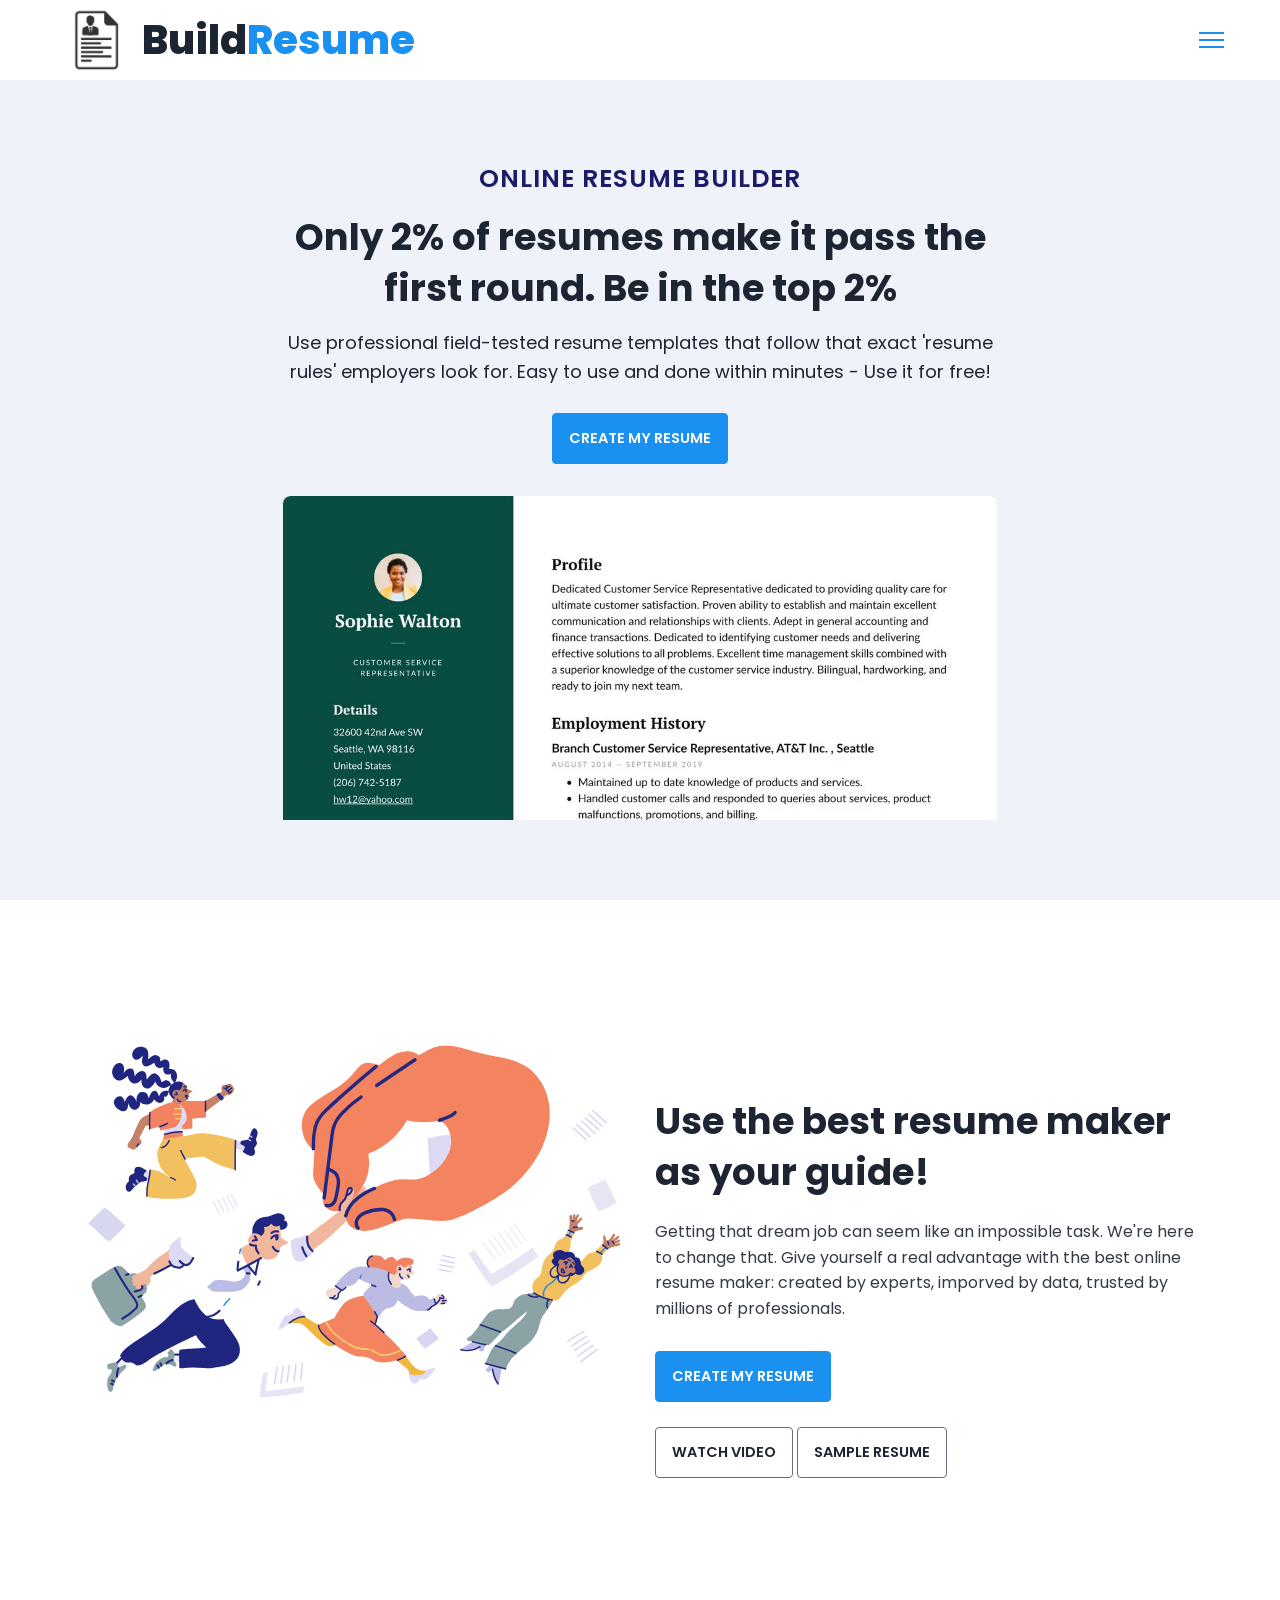
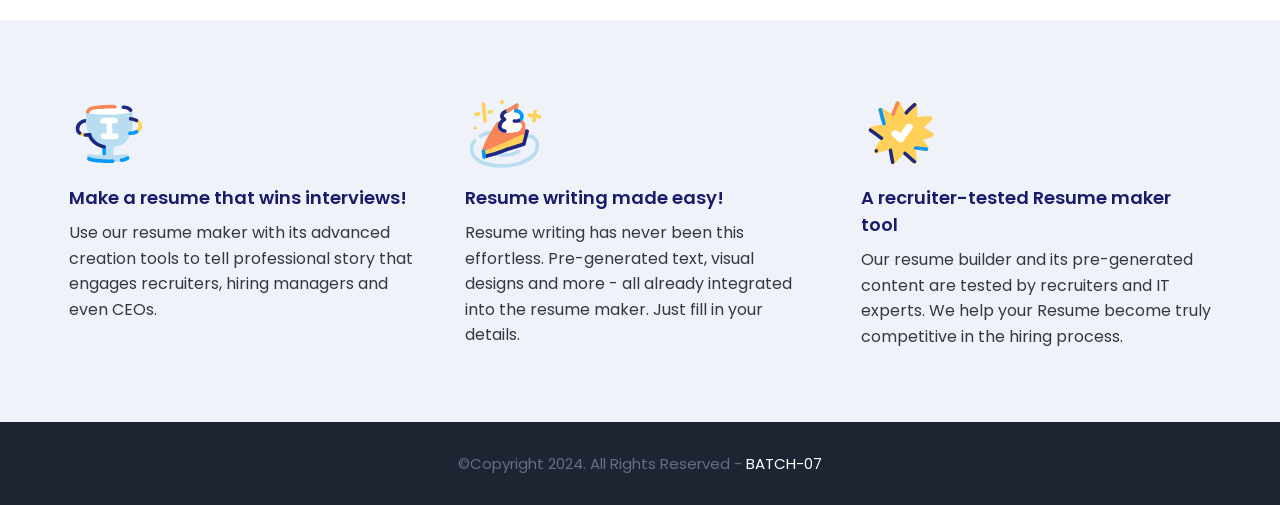
<file: Resume builder/index.html>
<!DOCTYPE html>
<html>
    <head>
        <meta charset="utf-8">
        <meta http-equiv="X-UA-Compatible" content="IE=edge">
        <title>Home Page</title>
        <meta name="description" content="">
        <meta name="viewport" content="width=device-width, initial-scale=1">
        <link rel="stylesheet" href="assets/css/main.css">
    </head>
    <body>

        <nav class = "navbar bg-white">
            <div class="container">
                <div class = "navbar-content">
                    <div class = "brand-and-toggler">
                        <a href = "index.html" class = "navbar-brand">
                            <img src = "assets/images/icon.png" alt = "" class = "navbar-brand-icon">
                            <span class = "navbar-brand-text">Build<span>Resume</span>
                        </a>
                        <button type = "button" class = "navbar-toggler-btn">
                            <div class = "bars">
                                <div class = "bar"></div>
                                <div class = "bar"></div>
                                <div class = "bar"></div>
                            </div>
                        </button>
                    </div>
                </div>
            </div>
        </nav>

        <header class = "header bg-bright" id = "header">
            <div class = "container">
                <div class = "header-content text-center">
                    <h2 class = "text-uppercase text-blue-dark fs-14 fw-6 ls-1">online resume builder</h2>
                    <h1 class = "lg-title">Only 2% of resumes make it pass the first round. Be in the top 2%</h1>
                    <p class = "text-dark fs-18">Use professional field-tested resume templates that follow that exact 'resume rules' employers look for. Easy to use and done within minutes - Use it for free!</p>
                    <a href = "resume.html" class = "btn btn-primary text-uppercase">create my resume</a>
                    <img src = "assets/images/dublin-resume-templates.avif">
                </div>
            </div>
        </header>

        <div class="section-one">
            <div class="container">
                <div class = "section-one-content">
                    <div class="section-one-l">
                        <img src = "assets/images/visual-0c7080adf17f1f207276f613447c924f667dab34b7ac415cd7ef653172defd0b.svg">
                    </div>
                    <div class = "section-one-r text-center">
                        <h2 class = "lg-title">Use the best resume maker as your guide!</h2>
                        <p class = "text">Getting that dream job can seem like an impossible task. We're here to change that. Give yourself a real advantage with the best online resume maker: created by experts, imporved by data, trusted by millions of professionals.</p>
                        <div class = "btn-group">
                            <a href = "resume.html" class = "btn btn-primary text-uppercase">create my resume</a>
                            <div><br>
                            <a href = "assets/images/Tutorialvideo.mp4" class = "btn btn-secondary text-uppercase">watch video</a>
                           
                            <a href="https://1drv.ms/b/s!ArmRd68XiDY9iQG29uCDCFqDxE4x" class="btn btn-secondary text-uppercase">Sample Resume</a></div>
                        </div>
                    </div>
                </div>
            </div>
        </div>

        <div class = "section-two bg-bright">
            <div class="container">
                <div class="section-two-content">
                    <div class = "section-items">
                        <div class = "section-item">
                            <div class = "section-item-icon">
                                <img src = "assets/images/feature-1-edf4481d69166ac81917d1e40e6597c8d61aa970ad44367ce78049bf830fbda5.svg" alt = "">
                            </div>
                            <h5 class = "section-item-title">Make a resume that wins interviews!</h5>
                            <p class = "text">Use our resume maker with its advanced creation tools to tell professional story that engages recruiters, hiring managers and even CEOs.</p>
                        </div>

                        <div class = "section-item">
                            <div class = "section-item-icon">
                                <img src = "assets/images/feature-2-a7a471bd973c02a55d1b3f8aff578cd3c9a4c5ac4fc74423d94ecc04aef3492b.svg" alt = "">
                            </div>
                            <h5 class = "section-item-title">Resume writing made easy!</h5>
                            <p class = "text">Resume writing has never been this effortless. Pre-generated text, visual designs and more - all already integrated into the resume maker. Just fill in your details.</p>
                        </div>

                        <div class = "section-item">
                            <div class = "section-item-icon">
                                <img src = "assets/images/feature-3-4e87a82f83e260488c36f8105e26f439fdc3ee5009372bb5e12d9421f32eabdd.svg" alt = "">
                            </div>
                            <h5 class = "section-item-title">A recruiter-tested Resume maker tool</h5>
                            <p class = "text">Our resume builder and its pre-generated content are tested by recruiters and IT experts. We help your Resume become truly competitive in the hiring process.</p>
                        </div>
                    </div>
                </div>
            </div>
        </div>

        <footer class = "footer bg-dark">
            <div class="container">
                <div class = "footer-content text-center">
                    <p class="fs-15">&copy;Copyright 2024. All Rights Reserved - <span>BATCH-07</span></p>
                </div>
            </div>
        </footer>
        
    </body>
</html>
</file>
<file: Resume builder/assets/css/main.css>
@import url('https://fonts.googleapis.com/css2?family=Manrope:wght@200;300;400;500;600;700;800&family=Poppins:ital,wght@0,100;0,200;0,300;0,400;0,500;0,600;0,700;0,800;0,900;1,100;1,200;1,300;1,400;1,500;1,600;1,700;1,800;1,900&display=swap');

:root{
    --clr-blue: #1A91F0;
    --clr-blue-mid: #1170CD;
    --clr-blue-dark: #1A1C6A;
    --clr-white: #fff;
    --clr-bright: #EFF2F9;
    --clr-dark: #1e2532;
    --clr-black: #000;
    --clr-grey: #656e83;
    --clr-green: #084C41;
    --font-poppins: 'Poppins', sans-serif;
    --font-manrope: 'Manrope', sans-serif;;
    --transition: all 300ms ease-in-out;
}

*{
    padding: 0;
    margin: 0;
    box-sizing: border-box;
}

html{
    font-size: 10px;
}

body{
    font-size: 1.6rem;
    font-family: var(--font-poppins);
}

button{
    border: none;
    background-color: transparent;
    outline: 0;
    cursor: pointer;
    font-family: inherit;
}

img{
    width: 100%;
    display: block;
}

a{
    text-decoration: none;
}

/* fonts */
.font-poppins{font-family: var(--font-poppinns);}
.font-manrope{font-family: var(--font-manrope);}

/* text colors */
.text-blue{color: var(--clr-blue);}
.text-blue-mid{color: var(--clr-blue-mid);}
.text-blue-dark{color: var(--clr-blue-dark);}
.text-bright{color: var(--clr-bright);}
.text-dark{color: var(--clr-dark);}
.text-grey{color: var(--clr-grey);}
.text-white{color: var(--clr-white);}

/* backgrounds */
.bg-blue{background-color: var(--clr-blue);}
.bg-blue-mid{background-color: var(--clr-blue-mid);}
.bg-blue-dark{background-color: var(--clr-blue-dark);}
.bg-bright{background-color: var(--clr-bright);}
.bg-dark{background-color: var(--clr-dark);}
.bg-grey{background-color: var(--clr-grey);}
.bg-white{background-color: var(--clr-white);}
.bg-black{background-color: var(--clr-black);}
.bg-green{background-color: var(--clr-green);}

.text-center{ text-align: center;}
.text-left{text-align: left;}
.text-right{text-align: right;}
.text-uppercase{text-transform: uppercase;}
.text-lowercase{text-transform: lowercase;}
.text-capitalize{text-transform: capitalize;}
.text{
    color: var(--clr-dark);
    opacity: 0.9;
    margin: 2rem 0;
    line-height: 1.6;
}

.fw-2{font-weight: 200;}
.fw-3{font-weight: 300;}
.fw-4{font-weight: 400;}
.fw-5{font-weight: 500;}
.fw-6{font-weight: 600;}
.fw-7{font-weight: 700;}
.fw-8{font-weight: 800;}

.fs-13{font-size: 13px;}
.fs-14{font-size: 25px;}
.fs-15{font-size: 15px;}
.fs-16{font-size: 16px;}
.fs-17{font-size: 17px;}
.fs-18{font-size: 18px;}
.fs-19{font-size: 19px;}
.fs-20{font-size: 20px;}
.fs-21{font-size: 21px;}
.fs-22{font-size: 22px;}
.fs-23{font-size: 23px;}
.fs-24{font-size: 24px;}
.fs-25{font-size: 25px;}

.ls-1{letter-spacing: 1px;}
.ls-2{letter-spacing: 2px;}

.container{
    max-width: 1200px;
    margin: 0 auto;
    padding: 0 1.6rem;
}

/* bars button */
.bars{
    display: flex;
    flex-direction: column;
    justify-content: space-between;
    height: 16.5px;
    width: 25px;
}
.bars .bar{
    width: 100%;
    height: 2px;
    background-color: var(--clr-blue);
    transition: var(--transition);
}

.bars:hover .bar{
    background-color: var(--clr-dark);
}

/* buttons */
.btn{
    font-size: 14.5px;
    font-weight: 600;
    padding: 1.4rem 1.6rem;
    border-radius: 4px;
    display: inline-block;
}

.btn-primary{
    background-color: var(--clr-blue);
    color: var(--clr-white);
    border: 1px solid var(--clr-blue);
    transition: var(--transition);
}

.btn-primary:hover{
    background-color: transparent;
    color: var(--clr-dark);
    border-color: var(--clr-grey);
}

.btn-secondary{
    background-color: transparent;
    color: var(--clr-dark);
    border: 1px solid var(--clr-grey);
    transition: var(--transition);
}

.btn-secondary:hover{
    background-color: var(--clr-blue);
    color: var(--clr-white);
    border-color: var(--clr-blue);
}

.btn-group button:first-child, .btn-group a:first-child{
    margin-right: 1rem!important;
}

/* navbar part */
.navbar{
    height: 80px;
    display: flex;
    align-items: center;
    box-shadow: rgba(0, 0, 0, 0.08) 0px 3px 8px;
}

.navbar .container{
    width: 100%;
}

.navbar-brand{
    display: flex;
    align-items: center;
    justify-content: flex-start;
    font-size: 1.2rem;
}
.navbar-brand-text{
    color: var(--clr-dark);
    font-weight: 800;
    font-size: 40px;
}
.navbar-brand-text span{
    color: var(--clr-blue);
}
.navbar-brand-icon{
    width: 80px;
    margin-right: 6px;
    opacity: 0.8;
}
.brand-and-toggler{
    display: flex;
    align-items: center;
    justify-content: space-between;
}
.header{
    min-height: calc(100vh - 80px);
    display: flex;
    flex-direction: column;
    align-items: center;
    justify-content: center;
}
.header-content{
    max-width: 714px;
    margin-right: auto;
    margin-left: auto;
}
.header-content img{
    max-width: 760px;
    border-top-right-radius: 8px;
    border-top-left-radius: 8px;
    margin-top: 3.2rem;
}
.lg-title{
    margin: 1.4rem 0;
    font-size: 37px;
    line-height: 1.4;
    color: var(--clr-dark);
}
.header-content p{
    margin-bottom: 2.6rem;
    line-height: 1.6;
}


/* section one */
.section-one{
    padding: 64px 0;
    min-height: 80vh;
    display: flex;
    align-items: center;
}
.section-one-l img{
    max-width: 545px;
    margin-right: auto;
    margin-left: auto;
}
.section-one-r{
    margin-top: 4rem;
}

.section-one .btn-group{
    margin-top: 2rem;
}
.section-one-r{
    max-width: 545px;
    margin-right: auto;
    margin-left: auto;
}
.section-one-r .btn-group{
    margin-top: 3rem;
}

/* section two */
.section-two{
    padding: 64px 0;
}
.section-two .section-items{
    display: grid;
    gap: 2rem;
}

.section-two .section-item{
    max-width: 350px;
    text-align: center;
    margin-right: auto;
    margin-left: auto;
}
.section-two .section-item-icon{
    margin: 1rem 0;
}
.section-two .section-item-icon img{
    width: 80px;
    margin-right: auto;
    margin-left: auto;
}
.section-two .section-item-title{
    color: var(--clr-blue-dark);
    font-size: 1.8rem;
    font-weight: 600;
}
.section-two .text{
    margin: 0.9rem 0;
}

/* footer */
.footer{
    padding: 3rem 0;
}
.footer-content p{
    color: var(--clr-grey);
}
.footer-content p span{
    color: var(--clr-white);
}

/* media queries */
@media screen and (min-width: 768px){
    .section-two .section-items{
        grid-template-columns: repeat(2, 1fr);
    }
}

@media screen and (min-width: 992px){
    .section-one-content{
        display: grid;
        grid-template-columns: repeat(2, 1fr);
        column-gap: 3rem;
    }
    .section-one-r{
        text-align: left;
    }
    .section-two .section-items{
        grid-template-columns: repeat(3, 1fr);
    }
    .section-two .section-item{
        text-align: left;
    }
    .section-two .section-item-icon img{
        margin-left: 0;
    }
}



/* resume page */
#about-sc{
    padding: 64px 0;
}

.cv-form-row-title{
    background-color: var(--clr-dark);
    padding: 0.8rem 1.6rem;
    margin-bottom: 2rem;
}

.cv-form-row-title h3{
    color: var(--clr-white);
    font-weight: 500;
    text-transform: uppercase;
    letter-spacing: 1.5px;
    font-size: 1.7rem;
}
.cv-form-blk{
    margin: 3rem 0;
}
.cv-form-row{
    padding: 3rem 2rem 0 2rem;
    border: 1px solid rgba(0, 0, 0, 0.08);
    margin-bottom: 1rem;
    position: relative;
}
textarea{
    resize: none;
}
.form-elem{
    margin-bottom: 3rem;
    position: relative;
}
.form-label{
    display: block;
    font-weight: 600;
    font-size: 14px;
    color: var(--clr-dark);
    margin-bottom: 0.5rem;
}
.form-control{
    border-radius: none;
    border: 1px solid rgba(0, 0, 0, 0.1);
    font-size: 14px;
    padding: 0.8rem 1.6rem;
    font-family: inherit;
    width: 100%;
    outline: 0;
    transition: var(--transition);
}

.form-control:focus{
    border-color: rgba(0, 0, 0, 0.3);
}
.form-text{
    color: #ca0b00;
    font-size: 12px;
    position: absolute;
    letter-spacing: 0.5px;
    top: calc(100% + 2px);
    left: 0;
    width: 100%;
}
.cols-3, .cols-2{
    display: grid;
}
.repeater-add-btn{
    width: 25px;
    height: 25px;
    background-color: var(--clr-blue-mid);
    font-size: 1.6rem;
    color: var(--clr-white);
    margin: 1rem 0;
}
.repeater-remove-btn{
    position: absolute;
    top: 10px;
    right: 10px;
    z-index: 999;
    width: 25px;
    height: 25px;
    border-radius: 50%;
    background-color: #ca0b00;
    color: var(--clr-white);
    font-size: 1.6rem;
}

/* preview section */
.preview-cnt{
    border-radius: 5px;
    display: grid;
    grid-template-columns: 32% auto;
    box-shadow: rgba(149, 157, 165, 0.2) 0px 8px 24px;
    overflow: hidden;
}

.preview-cnt-l{
    padding: 3rem 3rem 2rem 3rem;
}
.preview-cnt-r{
    padding: 3rem 3rem 3rem 4rem;
}
.preview-cnt-l .preview-blk:nth-child(1){
    text-align: center;
}
.preview-image{
    width: 120px;
    height: 120px;
    border-radius: 50%;
    overflow: hidden;
    margin-right: auto;
    margin-left: auto;
}
.preview-image img{
    width: 100%;
    height: 100%;
    object-fit: cover;
}
.preview-item-name{
    font-size: 2.4rem;
    font-weight: 600;
    margin: 1.8rem 0;
    position: relative;
}
.preview-item-name::after{
    position: absolute;
    content: "";
    bottom: -10px;
    width: 50px;
    height: 1.5px;
    background-color: rgba(255, 255, 255, 0.5);
    left: 50%;
    transform: translateX(-50%);
}
.preview-blk{
    padding: 1rem 0;
    margin-bottom: 1rem;
}
.preview-blk-title h3{
    text-transform: uppercase;
    letter-spacing: 0.5px;
    border-bottom: 0.5px solid rgba(0, 0, 0, 0.08);
    padding-bottom: 0.5rem;
}
.preview-blk-title{
    margin-bottom: 1rem;
}
.preview-blk-list .preview-item{
    font-size: 1.5rem;
    margin-bottom: 0.2rem;
    opacity: 0.95;
}
.preview-cnt-r .preview-blk-title{
    color: var(--clr-dark);
}
.preview-cnt-r .preview-blk-list .preview-item{
    margin-top: 1.8rem;
}

.achievements-items.preview-blk-list .preview-item span:first-child,
.educations-items.preview-blk-list .preview-item span:first-child,
.experiences-items.preview-blk-list .preview-item span:first-child{
    display: block;
    font-weight: 600;
    margin-bottom: 1rem;
    background-color: rgba(0, 0, 0, 0.03);
}

.educations-items.preview-blk-list .preview-item span:nth-child(2),
.experiences-items.preview-blk-list .preview-item span:nth-child(2){
    font-weight: 600;
    margin-right: 1rem;
}

.educations-items.preview-blk-list .preview-item span:nth-child(3),
.experiences-items.preview-blk-list .preview-item span:nth-child(3){
    font-style: italic;
    margin-right: 1rem;
}

.educations-items.preview-blk-list .preview-item span:nth-child(4),
.educations-items.preview-blk-list .preview-item span:nth-child(5),
.experiences-items.preview-blk-list .preview-item span:nth-child(4),
.experiences-items.preview-blk-list .preview-item span:nth-child(5){
    margin-right: 1rem;
    background-color: var(--clr-green);
    color: var(--clr-white);
    padding: 0 1rem;
    border-radius: 0.6rem;
}

.educations-items.preview-blk-list .preview-item span:nth-child(6),
.experiences-items.preview-blk-list .preview-item span:nth-child(6){
    font-size: 13.5px;
    display: block;
    opacity: 0.8;
    margin-top: 1rem;
}
.projects-items.preview-blk-list .preview-item span{
    display: block;
}

@media screen and (min-width: 768px){
    .cols-3{
        grid-template-columns: repeat(3, 1fr);
        column-gap: 2rem;
    }
    .cols-2{
        grid-template-columns: repeat(2, 1fr);
        column-gap: 2rem;
    }
}

@media screen and (min-width: 992px){
    .cv-form-row{
        padding: 3rem 3rem 0rem 3rem;
    }
    .cols-3{
        grid-template-columns: repeat(3, 1fr);
    }
}

.print-btn-sc{
    margin: 2rem 0 6rem 0;
}

/* print section */
@media print{
    body *{
        visibility: hidden;
    }

    .non_print_area{
        display: none;
    }

    .print_area, .print_area *{
        visibility: visible;
    }

    .print_area{
        width: 100%;
        position: absolute;
        left: 0;
        top: 0;
        overflow: hidden;
    }
}
</file>
